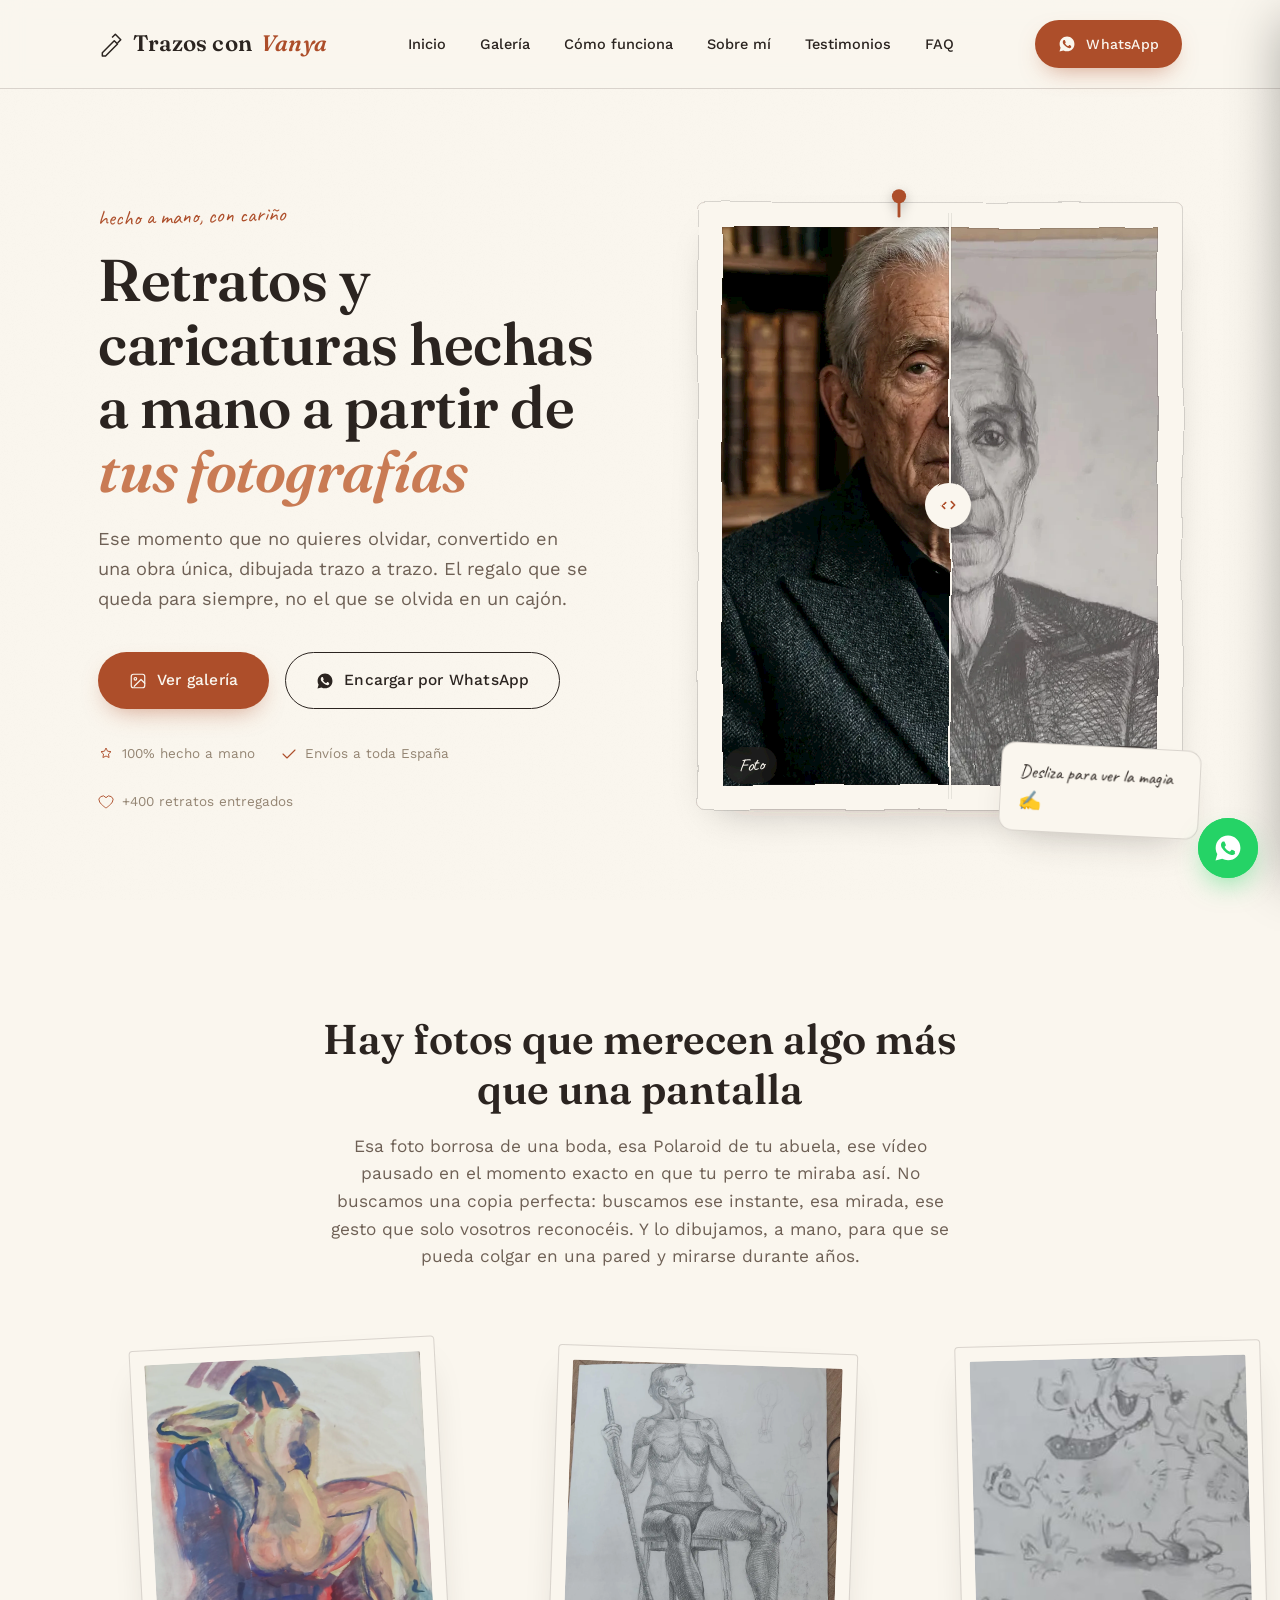
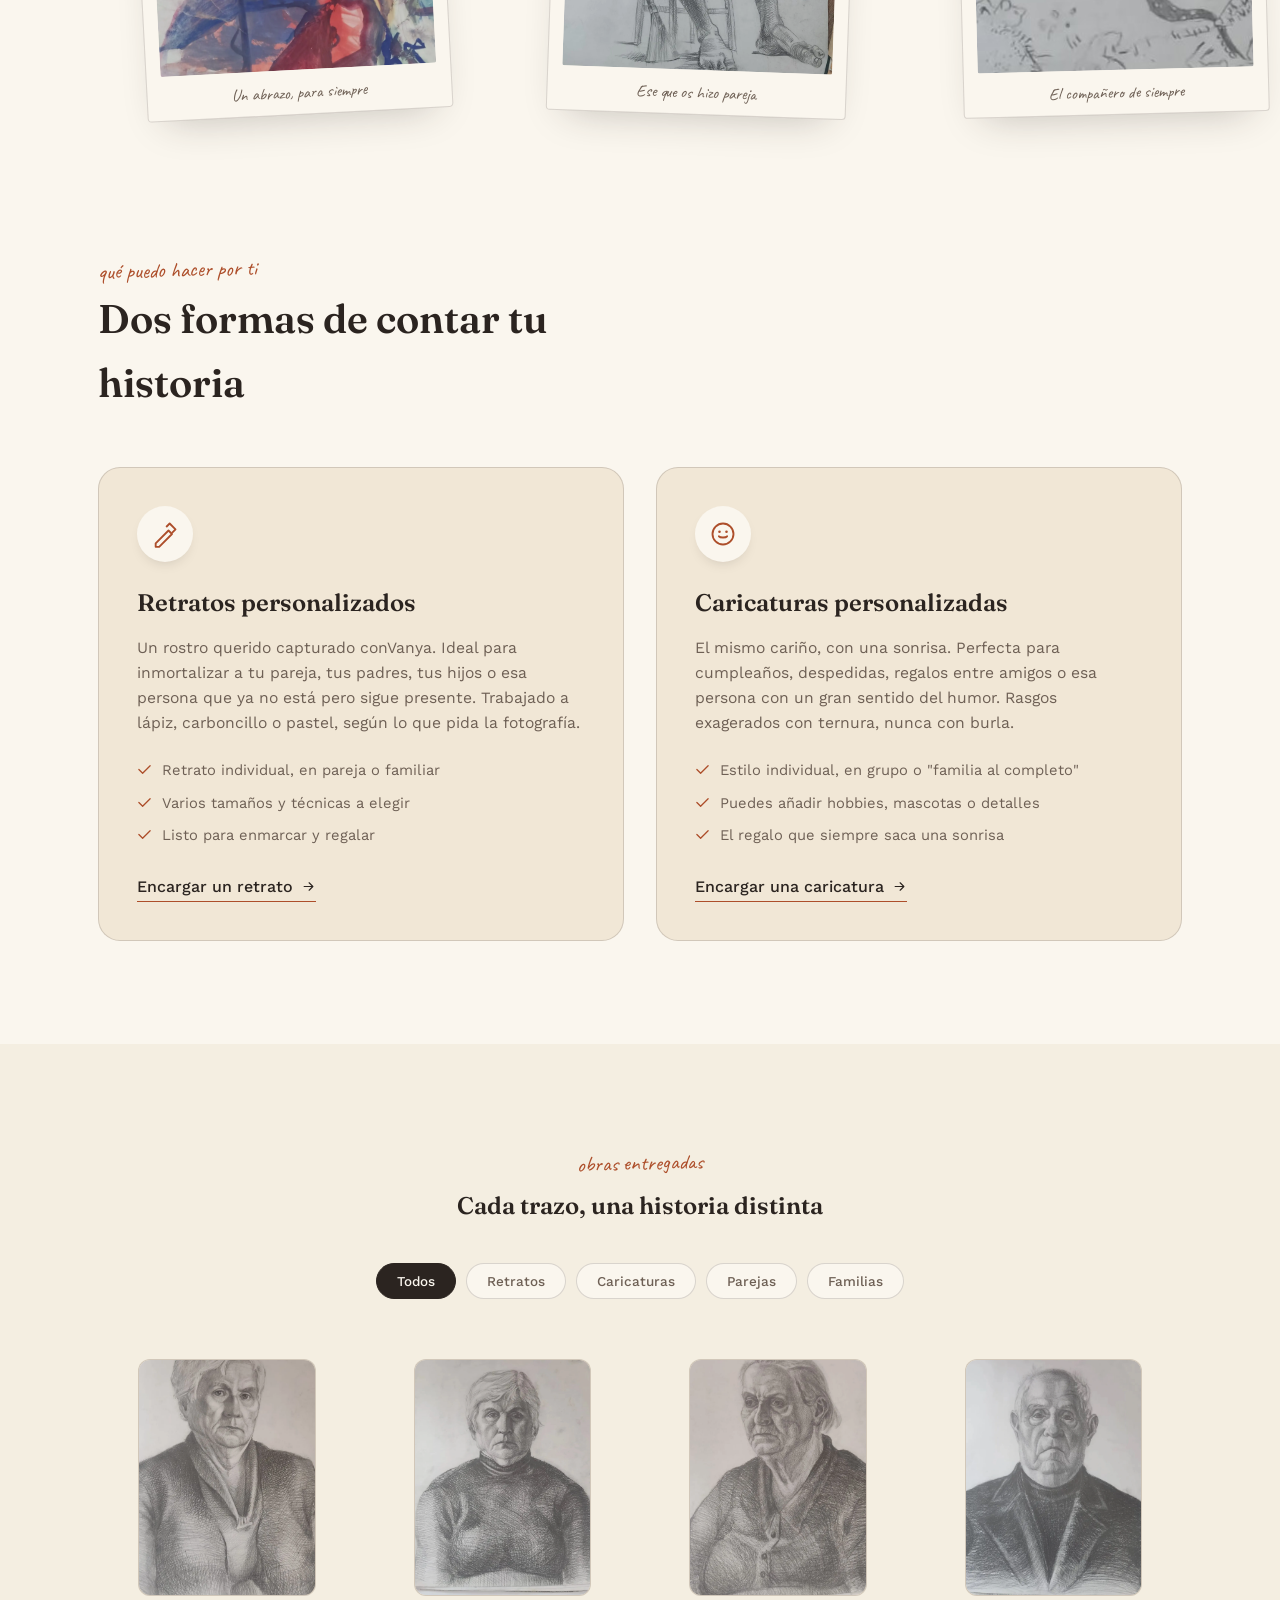
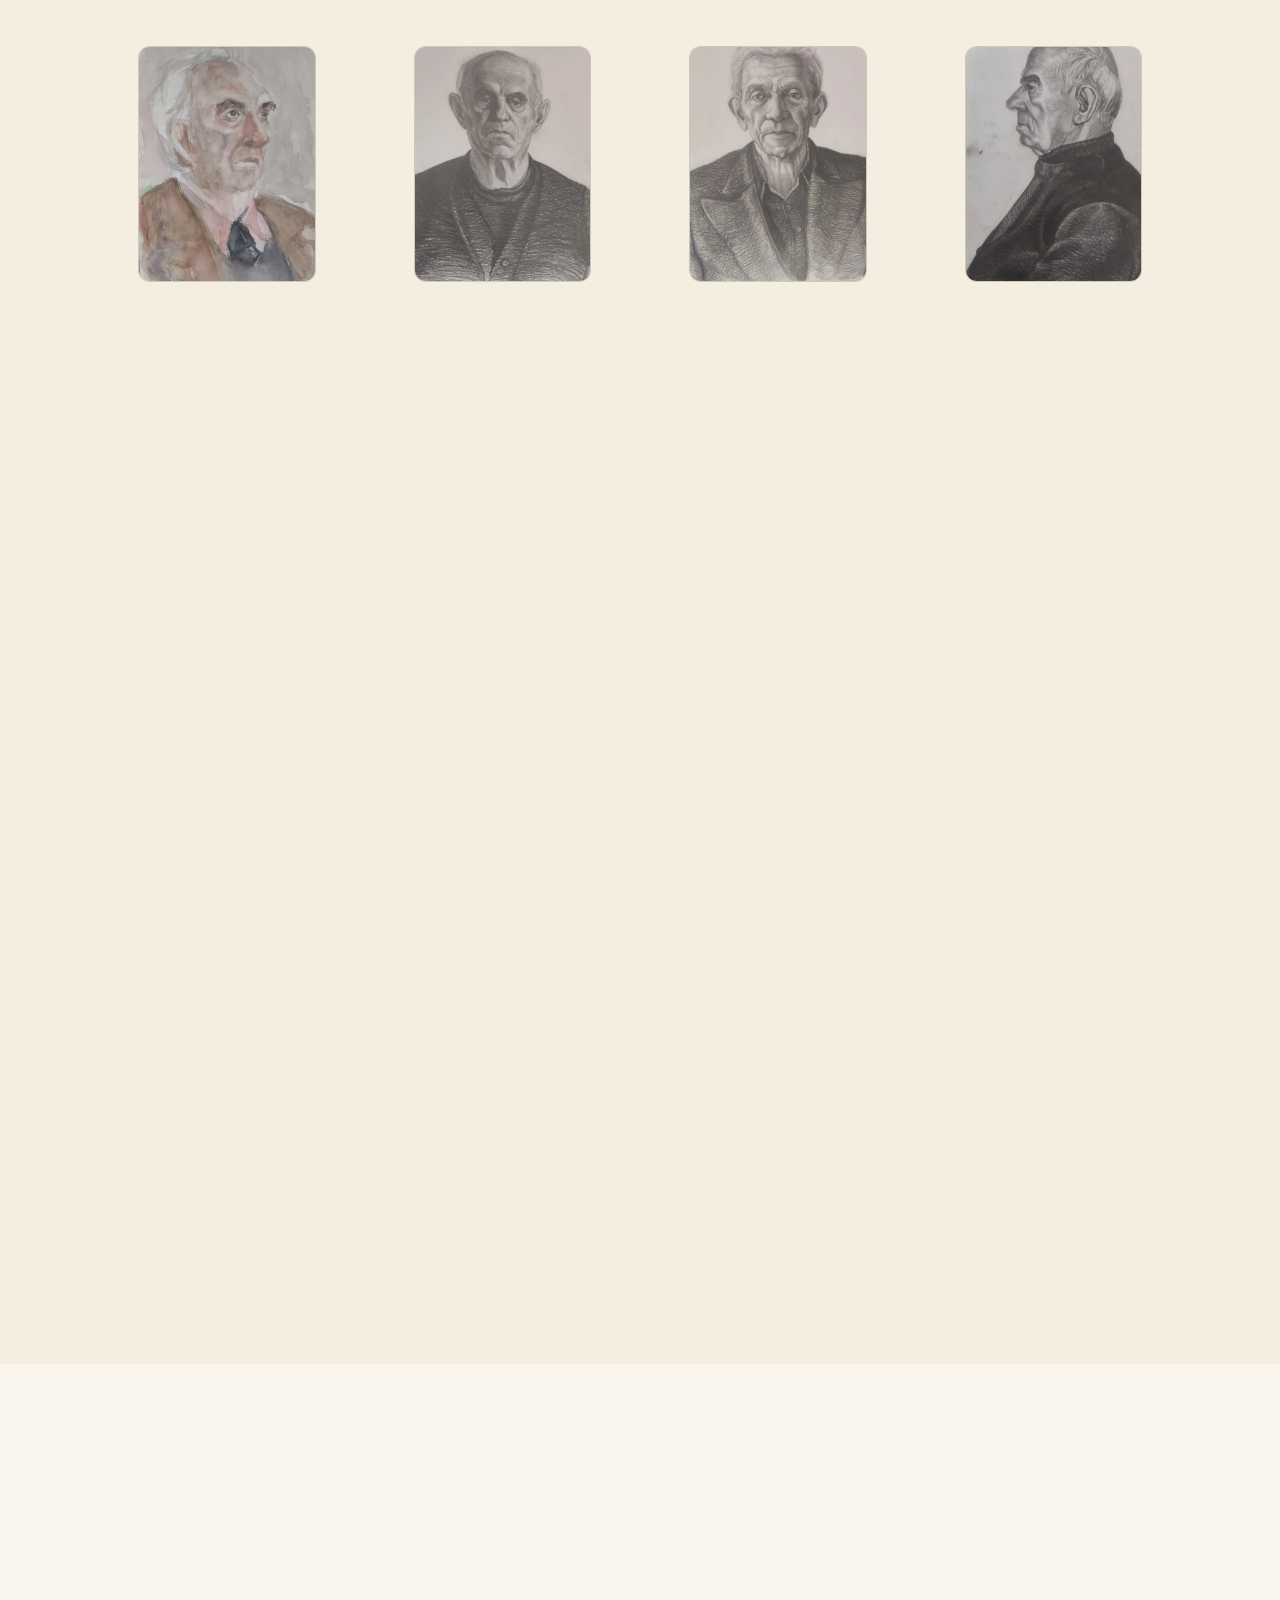
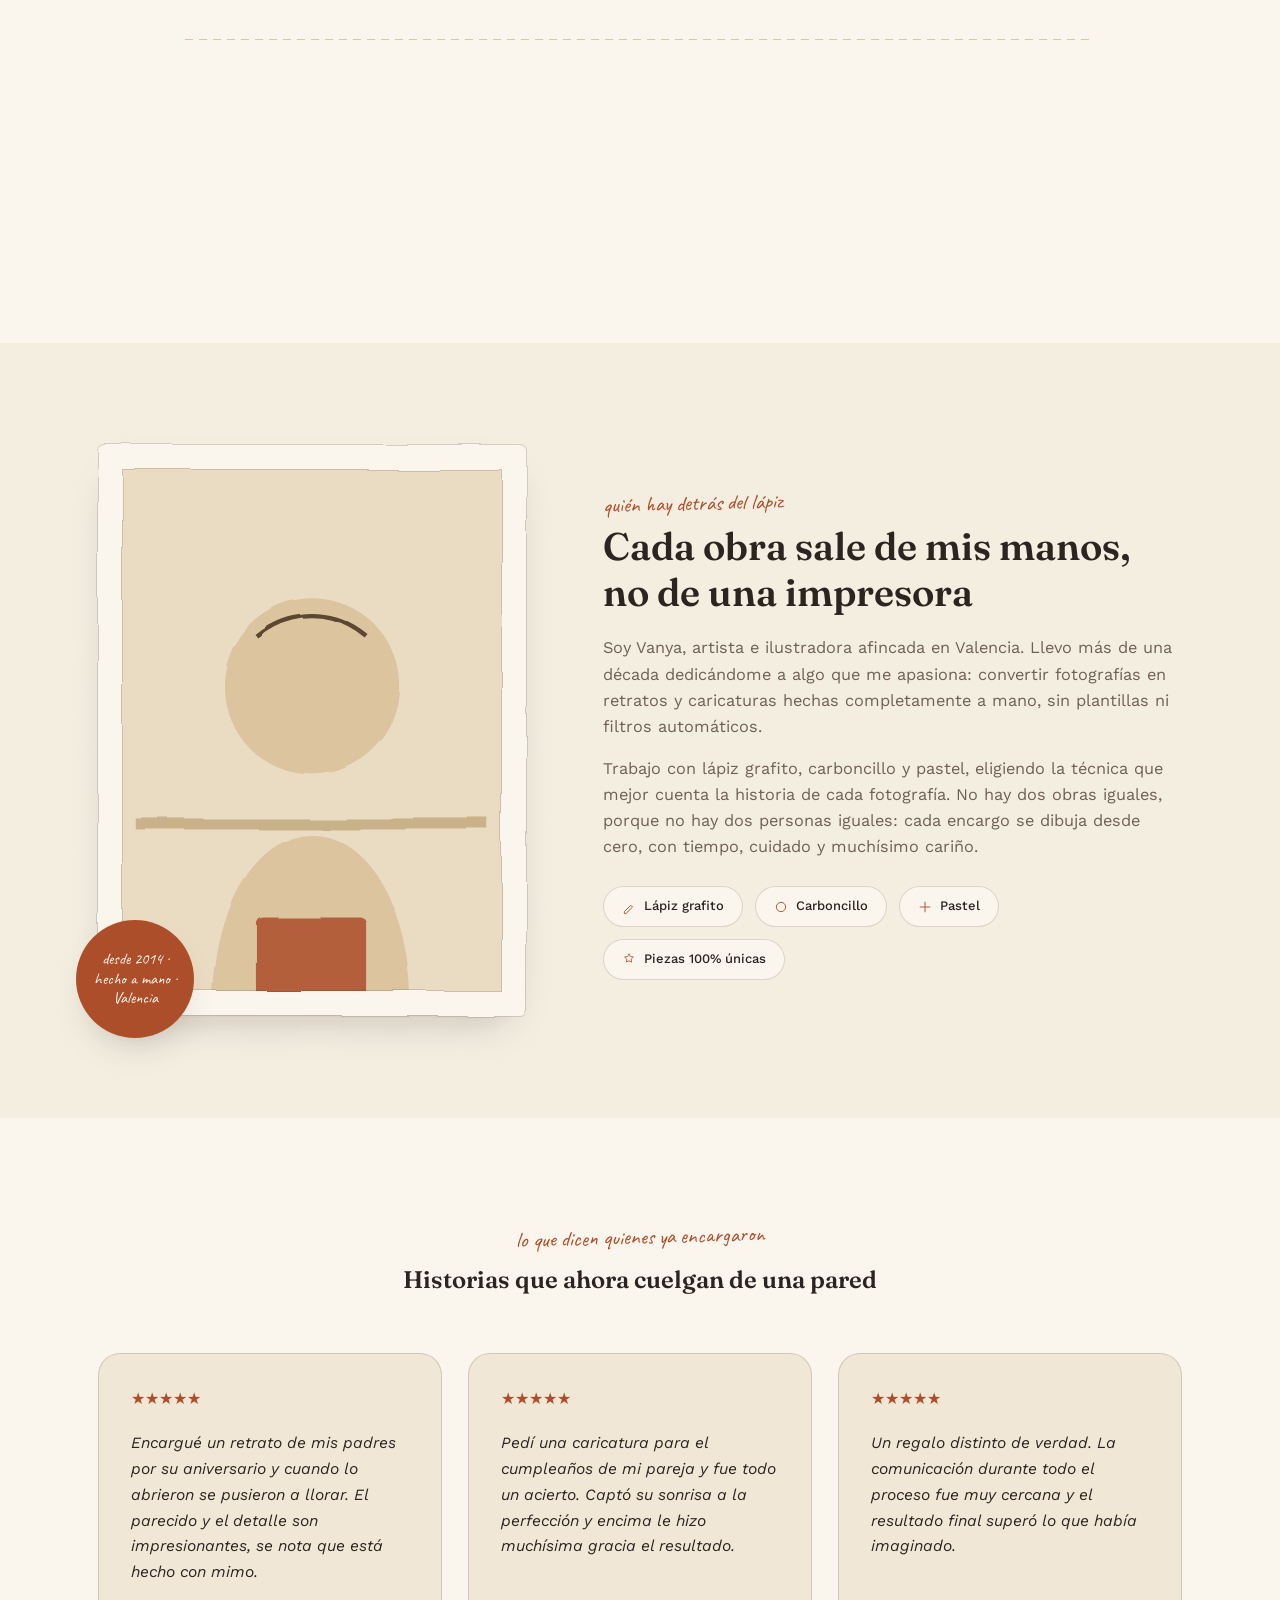
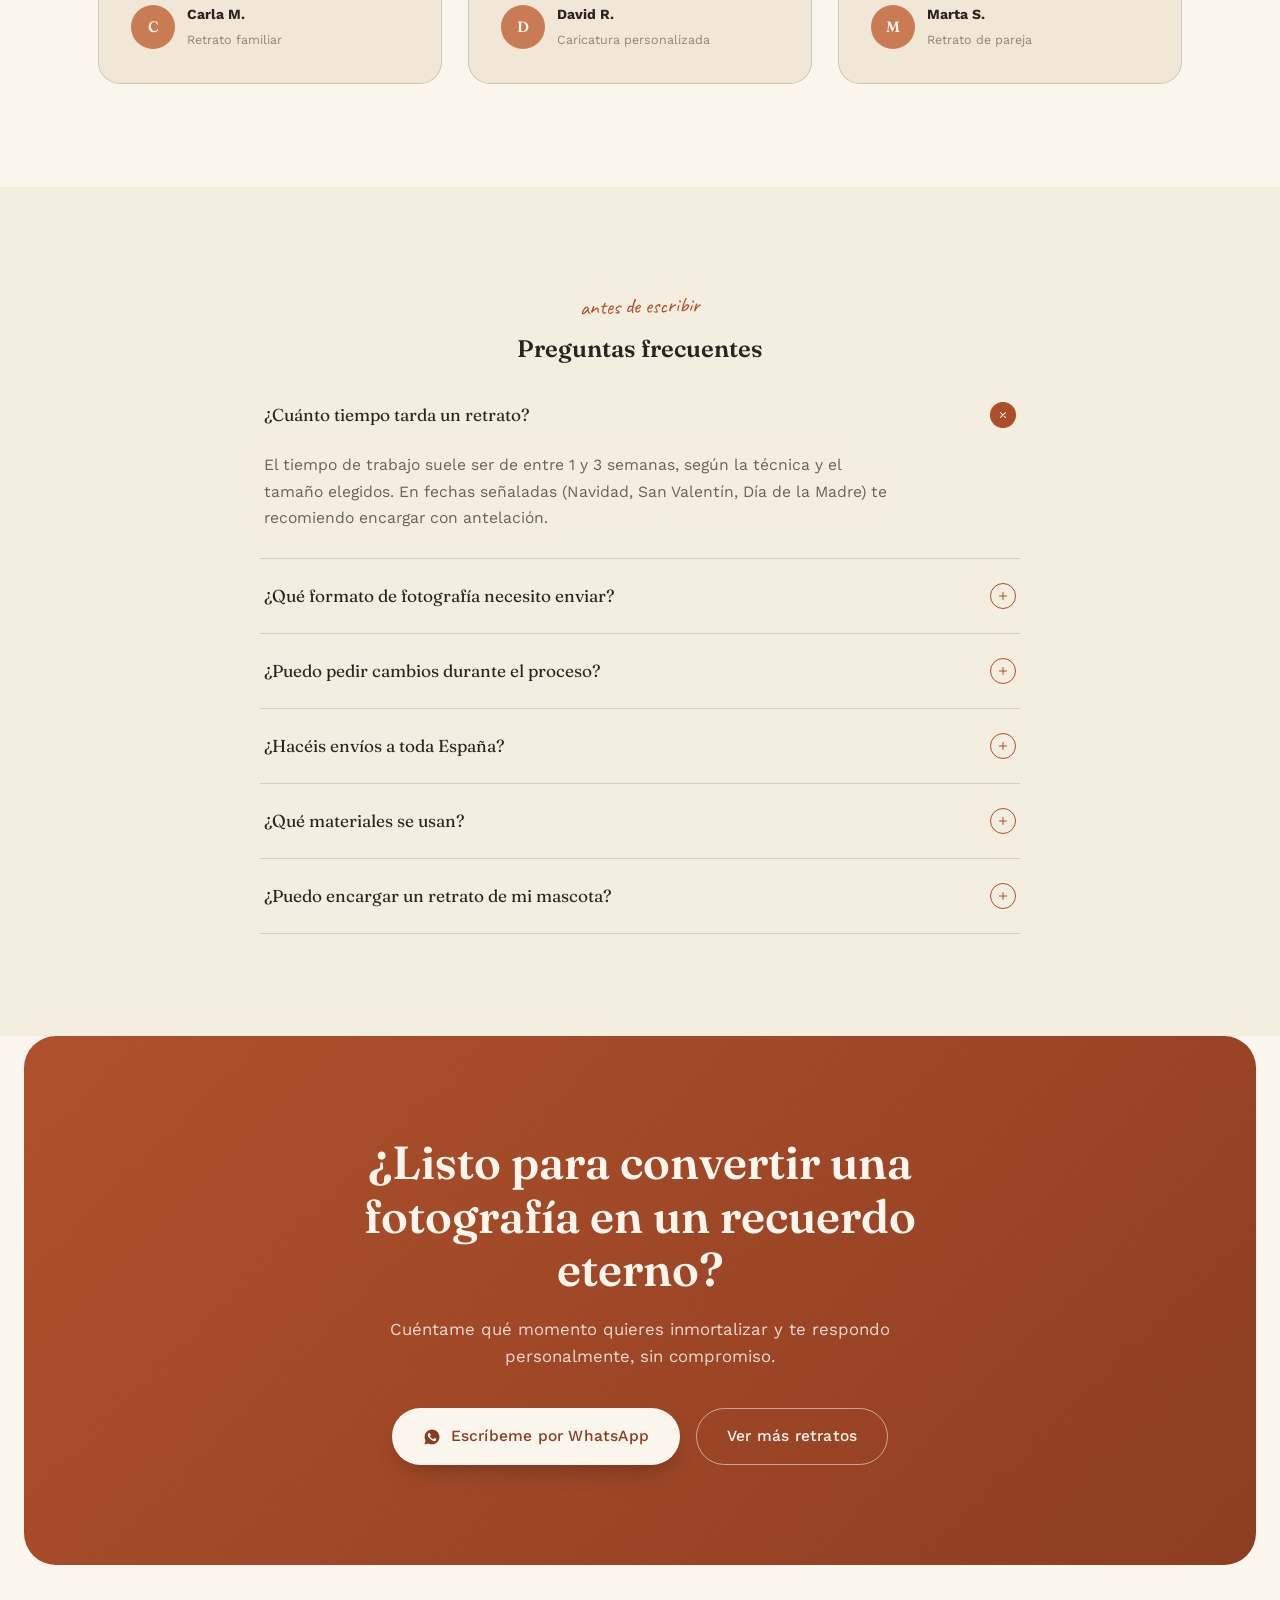
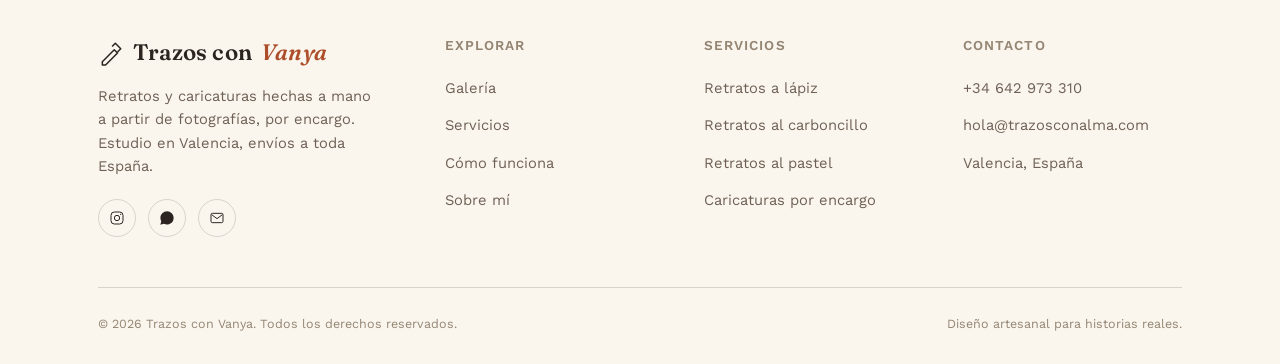
<file: index.html>
<!DOCTYPE html>
<html lang="es">
<head>
<meta charset="UTF-8">
<meta name="viewport" content="width=device-width, initial-scale=1.0">

<!-- ============================================================
     SEO — META PRINCIPAL
     Sustituye "Trazos con Vanya" y "Vanya Angelova" por tu marca real,
     y el número de WhatsApp / dirección por los tuyos.
============================================================ -->
<title>Retratos y Caricaturas Personalizadas Hechas a Mano en Valencia | Trazos con Vanya</title>
<meta name="description" content="Retratos y caricaturas hechas a mano a partir de tus fotografías. Regalos personalizados para tu pareja, tu familia o alguien especial. Encarga tu retrato por WhatsApp — envíos a toda España desde Valencia.">
<meta name="keywords" content="retratos personalizados Valencia, retratos hechos a mano, caricaturas por encargo, retratos a partir de fotografías, regalo personalizado pareja, retrato familiar personalizado">
<link rel="canonical" href="https://www.trazosconalma.com/">

<!-- Open Graph -->
<meta property="og:type" content="website">
<meta property="og:title" content="Retratos y Caricaturas Personalizadas Hechas a Mano | Trazos con Vanya">
<meta property="og:description" content="Convierte una fotografía en un retrato o caricatura dibujados a mano. El regalo perfecto para tu pareja, tus padres o tu familia.">
<meta property="og:image" content="https://www.trazosconalma.com/og-image.jpg">
<meta property="og:url" content="https://www.trazosconalma.com/">
<meta property="og:locale" content="es_ES">
<meta name="twitter:card" content="summary_large_image">
<meta name="twitter:title" content="Retratos y Caricaturas Hechas a Mano | Trazos con Vanya">
<meta name="twitter:description" content="Fotografías convertidas en retratos y caricaturas a mano, por encargo. Valencia y envíos a toda España.">

<!-- Schema.org: LocalBusiness + Person (artista) -->
<script type="application/ld+json">
{
  "@context": "https://schema.org",
  "@graph": [
    {
      "@type": "LocalBusiness",
      "@id": "https://www.trazosconalma.com/#negocio",
      "name": "Trazos con Vanya",
      "image": "https://www.trazosconalma.com/og-image.jpg",
      "description": "Estudio de retratos y caricaturas personalizadas hechas a mano a partir de fotografías, por encargo.",
      "address": {
        "@type": "PostalAddress",
        "addressLocality": "Valencia",
        "addressRegion": "Valencia",
        "addressCountry": "ES"
      },
      "url": "https://www.trazosconalma.com/",
      "priceRange": "€€",
      "areaServed": "ES",
      "sameAs": [
        "https://www.instagram.com/trazosconalma",
        "https://wa.me/34642973310"
      ]
    },
    {
      "@type": "Person",
      "@id": "https://www.trazosconalma.com/#artista",
      "name": "Vanya Angelova",
      "jobTitle": "Artista de retratos por encargo",
      "worksFor": { "@id": "https://www.trazosconalma.com/#negocio" },
      "knowsAbout": ["Retrato a lápiz", "Retrato al carboncillo", "Retrato al pastel", "Caricatura personalizada"]
    }
  ]
}
</script>

<!-- Tipografías -->
<link rel="preconnect" href="https://fonts.googleapis.com">
<link rel="preconnect" href="https://fonts.gstatic.com" crossorigin>
<link href="https://fonts.googleapis.com/css2?family=Fraunces:ital,opsz,wght@0,9..144,400;0,9..144,500;0,9..144,600;1,9..144,500&family=Work+Sans:wght@300;400;500;600&family=Caveat:wght@500;600&display=swap" rel="stylesheet">

<link rel="stylesheet" href="css/styles.css">
</head>
<body>

<a href="#main" class="skip-link">Saltar al contenido</a>

<!-- Filtro SVG global para bordes "dibujados a mano" -->
<svg width="0" height="0" style="position:absolute">
  <filter id="roughPaper">
    <feTurbulence type="fractalNoise" baseFrequency="0.012" numOctaves="2" result="noise" seed="7"></feTurbulence>
    <feDisplacementMap in="SourceGraphic" in2="noise" scale="6"></feDisplacementMap>
  </filter>
</svg>

<!-- =========================================================
     HEADER
========================================================= -->
<header id="siteHeader">
  <div class="nav-wrap">
    <a href="#main" class="logo" aria-label="Trazos con Vanya — inicio">
      <svg viewBox="0 0 24 24" fill="none"><path d="M4 20L15 9L18 12L7 23H4V20Z" stroke="currentColor" stroke-width="1.4" stroke-linejoin="round"/><path d="M13 6L16 3L21 8L18 11" stroke="currentColor" stroke-width="1.4" stroke-linejoin="round"/></svg>
      Trazos con <em>Vanya</em>
    </a>
    <nav class="main-nav" aria-label="Navegación principal">
      <ul>
        <li><a href="#inicio">Inicio</a></li>
        <li><a href="#galeria">Galería</a></li>
        <li><a href="#como-funciona">Cómo funciona</a></li>
        <li><a href="#artista">Sobre mí</a></li>
        <li><a href="#testimonios">Testimonios</a></li>
        <li><a href="#faq">FAQ</a></li>
      </ul>
    </nav>
    <div class="nav-actions">
      <a href="https://wa.me/34642973310?text=Hola%2C%20me%20gustar%C3%ADa%20encargar%20un%20retrato" class="btn btn-primary nav-cta" style="display:none" id="navCta">
        <svg viewBox="0 0 24 24" fill="currentColor"><path d="M12.04 2C6.58 2 2.13 6.45 2.13 11.91c0 1.75.46 3.44 1.32 4.94L2 22l5.32-1.4a9.9 9.9 0 004.72 1.2h.01c5.46 0 9.9-4.45 9.9-9.9C21.96 6.45 17.5 2 12.04 2zm5.8 14.14c-.24.68-1.4 1.3-1.94 1.38-.5.08-1.12.11-1.8-.11-.42-.13-.95-.31-1.64-.6-2.88-1.24-4.76-4.13-4.9-4.32-.14-.19-1.17-1.56-1.17-2.97 0-1.42.74-2.11 1-2.4.26-.28.57-.35.76-.35.19 0 .38 0 .55.01.18.01.41-.07.64.49.24.58.81 2 .88 2.14.07.14.12.31.02.5-.09.19-.14.31-.28.48-.14.16-.29.36-.42.48-.14.14-.28.29-.12.56.16.28.72 1.19 1.55 1.93 1.06.95 1.96 1.24 2.24 1.38.28.14.44.12.6-.07.16-.19.68-.79.86-1.06.18-.28.36-.23.6-.14.24.09 1.55.73 1.81.87.26.14.44.21.5.32.06.12.06.68-.18 1.36z"/></svg>
        WhatsApp
      </a>
      <button class="burger" id="burgerBtn" aria-label="Abrir menú">
        <span></span><span></span><span></span>
      </button>
    </div>
  </div>
</header>

<div class="menu-backdrop" id="menuBackdrop"></div>
<aside class="mobile-menu" id="mobileMenu">
  <button class="close-menu" id="closeMenu" aria-label="Cerrar menú">&times;</button>
  <ul>
    <li><a href="#inicio">Inicio</a></li>
    <li><a href="#galeria">Galería</a></li>
    <li><a href="#como-funciona">Cómo funciona</a></li>
    <li><a href="#artista">Sobre mí</a></li>
    <li><a href="#testimonios">Testimonios</a></li>
    <li><a href="#faq">FAQ</a></li>
    <li><a href="https://wa.me/34642973310" class="btn btn-primary" style="margin-top:10px">WhatsApp</a></li>
  </ul>
</aside>

<main id="main">

<!-- =========================================================
     1. HERO
========================================================= -->
<section class="hero" id="inicio">
  <div class="container hero-grid">
    <div class="hero-copy reveal in">
      <span class="eyebrow">hecho a mano, con cariño</span>
      <h1>Retratos y caricaturas hechas a mano a partir de <i>tus fotografías</i></h1>
      <p class="hero-sub">Ese momento que no quieres olvidar, convertido en una obra única, dibujada trazo a trazo. El regalo que se queda para siempre, no el que se olvida en un cajón.</p>
      <div class="hero-actions">
        <a href="#galeria" class="btn btn-primary">
          <svg viewBox="0 0 24 24" fill="none"><rect x="3" y="3" width="18" height="18" rx="3" stroke="currentColor" stroke-width="1.6"/><circle cx="8.5" cy="9" r="1.7" stroke="currentColor" stroke-width="1.6"/><path d="M21 15l-5-5-9 9" stroke="currentColor" stroke-width="1.6" stroke-linecap="round" stroke-linejoin="round"/></svg>
          Ver galería
        </a>
        <a href="https://wa.me/34642973310?text=Hola%2C%20me%20gustar%C3%ADa%20encargar%20un%20retrato" class="btn btn-outline">
          <svg viewBox="0 0 24 24" fill="currentColor"><path d="M12.04 2C6.58 2 2.13 6.45 2.13 11.91c0 1.75.46 3.44 1.32 4.94L2 22l5.32-1.4a9.9 9.9 0 004.72 1.2h.01c5.46 0 9.9-4.45 9.9-9.9C21.96 6.45 17.5 2 12.04 2zm5.8 14.14c-.24.68-1.4 1.3-1.94 1.38-.5.08-1.12.11-1.8-.11-.42-.13-.95-.31-1.64-.6-2.88-1.24-4.76-4.13-4.9-4.32-.14-.19-1.17-1.56-1.17-2.97 0-1.42.74-2.11 1-2.4.26-.28.57-.35.76-.35.19 0 .38 0 .55.01.18.01.41-.07.64.49.24.58.81 2 .88 2.14.07.14.12.31.02.5-.09.19-.14.31-.28.48-.14.16-.29.36-.42.48-.14.14-.28.29-.12.56.16.28.72 1.19 1.55 1.93 1.06.95 1.96 1.24 2.24 1.38.28.14.44.12.6-.07.16-.19.68-.79.86-1.06.18-.28.36-.23.6-.14.24.09 1.55.73 1.81.87.26.14.44.21.5.32.06.12.06.68-.18 1.36z"/></svg>
          Encargar por WhatsApp
        </a>
      </div>
      <ul class="hero-trust">
        <li><svg viewBox="0 0 24 24" fill="none"><path d="M12 3l2.3 4.8 5.2.7-3.8 3.6.9 5.2L12 15l-4.6 2.3.9-5.2-3.8-3.6 5.2-.7L12 3z" stroke="currentColor" stroke-width="1.4" stroke-linejoin="round"/></svg>100% hecho a mano</li>
        <li><svg viewBox="0 0 24 24" fill="none"><path d="M3 12l6 6L21 6" stroke="currentColor" stroke-width="1.6" stroke-linecap="round" stroke-linejoin="round"/></svg>Envíos a toda España</li>
        <li><svg viewBox="0 0 24 24" fill="none"><path d="M12 21s-7-4.5-9.5-9A5.5 5.5 0 0112 5.5 5.5 5.5 0 0121.5 12c-2.5 4.5-9.5 9-9.5 9z" stroke="currentColor" stroke-width="1.4"/></svg>+400 retratos entregados</li>
      </ul>
    </div>

    <div class="hero-art reveal reveal-delay-2 in">
      <svg class="hero-pin" viewBox="0 0 24 24" fill="none"><circle cx="12" cy="8" r="5" fill="currentColor"/><path d="M12 13v9" stroke="currentColor" stroke-width="2" stroke-linecap="round"/></svg>
      <div class="frame sketch-edge">
        <div class="ba-slider" id="baSlider">
          <div class="ba-photo art-box" aria-hidden="true">
            <!-- Placeholder "fotografía original" — sustituir por la foto real del cliente -->
            <img src="imagenes/foto-señor.webp" alt="Fotografia fuente del retrato" loading="lazy">
          </div>
          <div class="ba-sketch art-box" aria-hidden="true">
            <!-- Placeholder "retrato a lápiz resultante" — sustituir por la obra real -->
            <img src="imagenes/retrato-hombre-lapiz2.webp" alt="Retrato a lápiz de una pareja hecho a mano" loading="lazy">
          </div>
          <div class="ba-handle"><span class="ba-grip"><svg viewBox="0 0 24 24" fill="none"><path d="M8 8l-4 4 4 4M16 8l4 4-4 4" stroke="currentColor" stroke-width="2" stroke-linecap="round" stroke-linejoin="round"/></svg></span></div>
          <span class="ba-label left">Foto</span>
          <span class="ba-label right">Retrato</span>
          <input type="range" class="ba-range" id="baRange" min="0" max="100" value="52" aria-label="Deslizar para comparar la fotografía original con el retrato a mano">
        </div>
      </div>
      <div class="hero-note">Desliza para ver la magia ✍️</div>
    </div>
  </div>
</section>

<!-- =========================================================
     2. SECCIÓN EMOCIONAL
========================================================= -->
<section class="emotion">
  <div class="container">
    <div class="emotion-head reveal in">
      <h2>Hay fotos que merecen algo más que una pantalla</h2>
      <p>Esa foto borrosa de una boda, esa Polaroid de tu abuela, ese vídeo pausado en el momento exacto en que tu perro te miraba así. No buscamos una copia perfecta: buscamos ese instante, esa mirada, ese gesto que solo vosotros reconocéis. Y lo dibujamos, a mano, para que se pueda colgar en una pared y mirarse durante años.</p>
    </div>
    <div class="polaroids">
      <figure class="polaroid reveal reveal-delay-1 in">
        <div class="art-box">
          <img src="imagenes/dibujo-señora-acuarela.webp" alt="Retrato a lápiz de una pareja hecho a mano" loading="lazy">
        </div>
        <figcaption>Un abrazo, para siempre</figcaption>
      </figure>
      <figure class="polaroid reveal reveal-delay-2 in">
        <div class="art-box">
          <img src="imagenes/dibujo-lapiz-sentado.webp" alt="Retrato a lápiz de una pareja hecho a mano" loading="lazy">
        </div>
        <figcaption>Ese que os hizo pareja</figcaption>
      </figure>
      <figure class="polaroid reveal reveal-delay-3 in">
        <div class="art-box">
          <img src="imagenes/caricatura-serie-animada-hormiguero.jpeg" alt="Retrato a lápiz de una pareja hecho a mano" loading="lazy">
        </div>
        <figcaption>El compañero de siempre</figcaption>
      </figure>
    </div>
  </div>
</section>

<!-- =========================================================
     3. SERVICIOS
========================================================= -->
<section class="services" id="servicios">
  <div class="container">
    <div class="section-head reveal in">
      <span class="eyebrow">qué puedo hacer por ti</span>
      <h2>Dos formas de contar tu historia</h2>
    </div>
    <div class="services-grid">
      <article class="service-card reveal reveal-delay-1 in">
        <div class="service-icon"><svg viewBox="0 0 24 24" fill="none"><path d="M4 20l11-11 3 3-11 11H4v-3z" stroke="currentColor" stroke-width="1.6" stroke-linejoin="round"/><path d="M13 6l3-3 5 5-3 3" stroke="currentColor" stroke-width="1.6" stroke-linejoin="round"/></svg></div>
        <h3>Retratos personalizados</h3>
        <p>Un rostro querido capturado conVanya. Ideal para inmortalizar a tu pareja, tus padres, tus hijos o esa persona que ya no está pero sigue presente. Trabajado a lápiz, carboncillo o pastel, según lo que pida la fotografía.</p>
        <ul>
          <li><svg viewBox="0 0 24 24" fill="none"><path d="M3 12l6 6L21 6" stroke="currentColor" stroke-width="2" stroke-linecap="round" stroke-linejoin="round"/></svg>Retrato individual, en pareja o familiar</li>
          <li><svg viewBox="0 0 24 24" fill="none"><path d="M3 12l6 6L21 6" stroke="currentColor" stroke-width="2" stroke-linecap="round" stroke-linejoin="round"/></svg>Varios tamaños y técnicas a elegir</li>
          <li><svg viewBox="0 0 24 24" fill="none"><path d="M3 12l6 6L21 6" stroke="currentColor" stroke-width="2" stroke-linecap="round" stroke-linejoin="round"/></svg>Listo para enmarcar y regalar</li>
        </ul>
        <a href="https://wa.me/34642973310?text=Hola%2C%20quiero%20pedir%20un%20retrato%20personalizado" class="service-link">Encargar un retrato
          <svg viewBox="0 0 24 24" fill="none"><path d="M5 12h14M13 6l6 6-6 6" stroke="currentColor" stroke-width="1.8" stroke-linecap="round" stroke-linejoin="round"/></svg>
        </a>
      </article>

      <article class="service-card reveal reveal-delay-2 in">
        <div class="service-icon"><svg viewBox="0 0 24 24" fill="none"><circle cx="12" cy="12" r="9" stroke="currentColor" stroke-width="1.6"/><path d="M8.5 14c1 1.3 6 1.3 7 0" stroke="currentColor" stroke-width="1.6" stroke-linecap="round"/><circle cx="9" cy="10" r="1.1" fill="currentColor"/><circle cx="15" cy="10" r="1.1" fill="currentColor"/></svg></div>
        <h3>Caricaturas personalizadas</h3>
        <p>El mismo cariño, con una sonrisa. Perfecta para cumpleaños, despedidas, regalos entre amigos o esa persona con un gran sentido del humor. Rasgos exagerados con ternura, nunca con burla.</p>
        <ul>
          <li><svg viewBox="0 0 24 24" fill="none"><path d="M3 12l6 6L21 6" stroke="currentColor" stroke-width="2" stroke-linecap="round" stroke-linejoin="round"/></svg>Estilo individual, en grupo o "familia al completo"</li>
          <li><svg viewBox="0 0 24 24" fill="none"><path d="M3 12l6 6L21 6" stroke="currentColor" stroke-width="2" stroke-linecap="round" stroke-linejoin="round"/></svg>Puedes añadir hobbies, mascotas o detalles</li>
          <li><svg viewBox="0 0 24 24" fill="none"><path d="M3 12l6 6L21 6" stroke="currentColor" stroke-width="2" stroke-linecap="round" stroke-linejoin="round"/></svg>El regalo que siempre saca una sonrisa</li>
        </ul>
        <a href="https://wa.me/34642973310?text=Hola%2C%20quiero%20pedir%20una%20caricatura%20personalizada" class="service-link">Encargar una caricatura
          <svg viewBox="0 0 24 24" fill="none"><path d="M5 12h14M13 6l6 6-6 6" stroke="currentColor" stroke-width="1.8" stroke-linecap="round" stroke-linejoin="round"/></svg>
        </a>
      </article>
    </div>
  </div>
</section>

<!-- =========================================================
     4. GALERÍA
========================================================= -->
<section class="gallery" id="galeria">
  <div class="container">
    <div class="gallery-head reveal in">
      <span class="eyebrow">obras entregadas</span>
      <h2>Cada trazo, una historia distinta</h2>
    </div>
    <div class="filters reveal in" role="tablist" aria-label="Filtrar galería por categoría">
      <button class="filter-btn active" data-filter="todos">Todos</button>
      <button class="filter-btn" data-filter="retratos">Retratos</button>
      <button class="filter-btn" data-filter="caricaturas">Caricaturas</button>
      <button class="filter-btn" data-filter="parejas">Parejas</button>
      <button class="filter-btn" data-filter="familias">Familias</button>
    </div>

    <div class="gallery-grid" id="galleryGrid"><!-- generado por JS: ~20 obras --></div>

    <div class="gallery-more reveal in">
      <a href="https://wa.me/34642973310?text=Hola%2C%20quiero%20ver%20m%C3%A1s%20ejemplos%20de%20retratos" class="btn btn-outline">Quiero ver más ejemplos por WhatsApp</a>
    </div>
  </div>
</section>

<!-- Lightbox -->
<div class="lightbox" id="lightbox" role="dialog" aria-modal="true" aria-label="Vista ampliada de la obra">
  <button class="lightbox-close" id="lightboxClose" aria-label="Cerrar"><svg viewBox="0 0 24 24" fill="none"><path d="M6 6l12 12M18 6L6 18" stroke="currentColor" stroke-width="2" stroke-linecap="round"/></svg></button>
  <button class="lightbox-nav lightbox-prev" id="lightboxPrev" aria-label="Anterior"><svg viewBox="0 0 24 24" fill="none"><path d="M15 6l-6 6 6 6" stroke="currentColor" stroke-width="2" stroke-linecap="round" stroke-linejoin="round"/></svg></button>
  <div class="lightbox-inner">
    <div class="lightbox-frame" id="lightboxFrame"></div>
    <p class="lightbox-caption" id="lightboxCaption"></p>
  </div>
  <button class="lightbox-nav lightbox-next" id="lightboxNext" aria-label="Siguiente"><svg viewBox="0 0 24 24" fill="none"><path d="M9 6l6 6-6 6" stroke="currentColor" stroke-width="2" stroke-linecap="round" stroke-linejoin="round"/></svg></button>
</div>

<!-- =========================================================
     5. CÓMO FUNCIONA
========================================================= -->
<section class="process" id="como-funciona">
  <div class="container">
    <div class="process-head reveal in">
      <span class="eyebrow">del clic al cuadro</span>
      <h2>Cómo funciona el encargo</h2>
    </div>
    <div class="steps">
      <div class="step reveal reveal-delay-1 in">
        <div class="step-num"><small>1</small><svg viewBox="0 0 24 24" fill="none"><rect x="3" y="6" width="18" height="14" rx="2" stroke="currentColor" stroke-width="1.5"/><circle cx="12" cy="13" r="3.5" stroke="currentColor" stroke-width="1.5"/><path d="M8 6l1.5-2.5h5L16 6" stroke="currentColor" stroke-width="1.5"/></svg></div>
        <h3>Envías una fotografía</h3>
        <p>Nos la mandas por WhatsApp, la que más te guste, sin necesidad de que sea profesional.</p>
      </div>
      <div class="step reveal reveal-delay-2 in">
        <div class="step-num"><small>2</small><svg viewBox="0 0 24 24" fill="none"><path d="M4 4h13l3 3v13H4V4z" stroke="currentColor" stroke-width="1.5" stroke-linejoin="round"/><path d="M8 9h8M8 13h8M8 17h5" stroke="currentColor" stroke-width="1.5" stroke-linecap="round"/></svg></div>
        <h3>Comentamos la idea</h3>
        <p>Hablamos del estilo, el tamaño y los detalles que quieres que tenga tu obra.</p>
      </div>
      <div class="step reveal reveal-delay-3 in">
        <div class="step-num"><small>3</small><svg viewBox="0 0 24 24" fill="none"><path d="M4 20l11-11 3 3-11 11H4v-3z" stroke="currentColor" stroke-width="1.5" stroke-linejoin="round"/><path d="M13 6l3-3 5 5-3 3" stroke="currentColor" stroke-width="1.5" stroke-linejoin="round"/></svg></div>
        <h3>Dibujo a mano</h3>
        <p>Empiezo a trabajar tu retrato con lápiz, carboncillo o pastel, con calma y sin prisas.</p>
      </div>
      <div class="step reveal reveal-delay-4 in">
        <div class="step-num"><small>4</small><svg viewBox="0 0 24 24" fill="none"><path d="M3 12l6 6L21 6" stroke="currentColor" stroke-width="1.6" stroke-linecap="round" stroke-linejoin="round"/></svg></div>
        <h3>Revisión</h3>
        <p>Te muestro el avance antes de darlo por terminado, para que quede exactamente como lo imaginaste.</p>
      </div>
      <div class="step reveal reveal-delay-4 in">
        <div class="step-num"><small>5</small><svg viewBox="0 0 24 24" fill="none"><rect x="3" y="8" width="18" height="12" rx="2" stroke="currentColor" stroke-width="1.5"/><path d="M3 8l9-5 9 5" stroke="currentColor" stroke-width="1.5" stroke-linejoin="round"/></svg></div>
        <h3>Envío a domicilio</h3>
        <p>Empaquetado con mucho cuidado y enviado a tu casa, listo para regalar o enmarcar.</p>
      </div>
    </div>
  </div>
</section>

<!-- =========================================================
     6. SOBRE EL ARTISTA
========================================================= -->
<section class="about" id="artista">
  <div class="container about-grid">
    <div class="about-photo reveal in">
      <div class="frame sketch-edge">
        <div class="art-box">
          <!-- Placeholder fotografía del artista en su estudio — sustituir por foto real -->
          <svg viewBox="0 0 400 500" preserveAspectRatio="xMidYMid slice">
            <rect width="400" height="500" fill="#EADCC2"/>
            <rect x="40" y="330" width="320" height="10" fill="#c9b189"/>
            <circle cx="200" cy="210" r="80" fill="#DCC49E"/>
            <path d="M110 500c0-90 40-155 90-155s90 65 90 155" fill="#DCC49E"/>
            <path d="M150 165c30-25 70-25 100 0" stroke="#5c4632" stroke-width="4" fill="none"/>
            <rect x="150" y="420" width="100" height="80" rx="6" fill="#AD4E2A" opacity=".85"/>
          </svg>
        </div>
      </div>
      <div class="about-badge"><span>desde 2014 · hecho a mano · Valencia</span></div>
    </div>
    <div class="about-copy reveal reveal-delay-2 in">
      <span class="eyebrow">quién hay detrás del lápiz</span>
      <h2>Cada obra sale de mis manos, no de una impresora</h2>
      <p>Soy Vanya, artista e ilustradora afincada en Valencia. Llevo más de una década dedicándome a algo que me apasiona: convertir fotografías en retratos y caricaturas hechas completamente a mano, sin plantillas ni filtros automáticos.</p>
      <p>Trabajo con lápiz grafito, carboncillo y pastel, eligiendo la técnica que mejor cuenta la historia de cada fotografía. No hay dos obras iguales, porque no hay dos personas iguales: cada encargo se dibuja desde cero, con tiempo, cuidado y muchísimo cariño.</p>
      <div class="materials">
        <span class="material-tag"><svg viewBox="0 0 24 24" fill="none"><path d="M4 20l11-11 3 3-11 11H4v-3z" stroke="currentColor" stroke-width="1.6"/></svg>Lápiz grafito</span>
        <span class="material-tag"><svg viewBox="0 0 24 24" fill="none"><circle cx="12" cy="12" r="8" stroke="currentColor" stroke-width="1.6"/></svg>Carboncillo</span>
        <span class="material-tag"><svg viewBox="0 0 24 24" fill="none"><path d="M12 3v18M3 12h18" stroke="currentColor" stroke-width="1.6"/></svg>Pastel</span>
        <span class="material-tag"><svg viewBox="0 0 24 24" fill="none"><path d="M12 3l2.3 4.8 5.2.7-3.8 3.6.9 5.2L12 15l-4.6 2.3.9-5.2-3.8-3.6 5.2-.7L12 3z" stroke="currentColor" stroke-width="1.4"/></svg>Piezas 100% únicas</span>
      </div>
    </div>
  </div>
</section>

<!-- =========================================================
     7. TESTIMONIOS
========================================================= -->
<section class="testimonials" id="testimonios">
  <div class="container">
    <div class="testi-head reveal in">
      <span class="eyebrow">lo que dicen quienes ya encargaron</span>
      <h2>Historias que ahora cuelgan de una pared</h2>
    </div>
    <div class="testi-grid">
      <article class="testi-card reveal reveal-delay-1 in">
        <div class="stars">★★★★★</div>
        <p>Encargué un retrato de mis padres por su aniversario y cuando lo abrieron se pusieron a llorar. El parecido y el detalle son impresionantes, se nota que está hecho con mimo.</p>
        <div class="testi-person">
          <div class="testi-avatar">C</div>
          <div><strong>Carla M.</strong><span>Retrato familiar</span></div>
        </div>
      </article>
      <article class="testi-card reveal reveal-delay-2 in">
        <div class="stars">★★★★★</div>
        <p>Pedí una caricatura para el cumpleaños de mi pareja y fue todo un acierto. Captó su sonrisa a la perfección y encima le hizo muchísima gracia el resultado.</p>
        <div class="testi-person">
          <div class="testi-avatar">D</div>
          <div><strong>David R.</strong><span>Caricatura personalizada</span></div>
        </div>
      </article>
      <article class="testi-card reveal reveal-delay-3 in">
        <div class="stars">★★★★★</div>
        <p>Un regalo distinto de verdad. La comunicación durante todo el proceso fue muy cercana y el resultado final superó lo que había imaginado.</p>
        <div class="testi-person">
          <div class="testi-avatar">M</div>
          <div><strong>Marta S.</strong><span>Retrato de pareja</span></div>
        </div>
      </article>
    </div>
  </div>
</section>

<!-- =========================================================
     8. FAQ
========================================================= -->
<section class="faq" id="faq">
  <div class="container">
    <div class="gallery-head reveal in" style="margin-bottom:10px">
      <span class="eyebrow">antes de escribir</span>
      <h2>Preguntas frecuentes</h2>
    </div>
    <div class="faq-wrap">
      <div class="faq-item open">
        <button class="faq-q"><span>¿Cuánto tiempo tarda un retrato?</span><span class="plus"><svg viewBox="0 0 24 24" fill="none"><path d="M12 5v14M5 12h14" stroke="currentColor" stroke-width="2" stroke-linecap="round"/></svg></span></button>
        <div class="faq-a"><div class="faq-a-inner">El tiempo de trabajo suele ser de entre 1 y 3 semanas, según la técnica y el tamaño elegidos. En fechas señaladas (Navidad, San Valentín, Día de la Madre) te recomiendo encargar con antelación.</div></div>
      </div>
      <div class="faq-item">
        <button class="faq-q"><span>¿Qué formato de fotografía necesito enviar?</span><span class="plus"><svg viewBox="0 0 24 24" fill="none"><path d="M12 5v14M5 12h14" stroke="currentColor" stroke-width="2" stroke-linecap="round"/></svg></span></button>
        <div class="faq-a"><div class="faq-a-inner">Con una foto tomada desde el móvil suele ser suficiente, siempre que se vea el rostro con claridad y buena luz. Si tienes varias opciones, te ayudo a elegir la mejor por WhatsApp.</div></div>
      </div>
      <div class="faq-item">
        <button class="faq-q"><span>¿Puedo pedir cambios durante el proceso?</span><span class="plus"><svg viewBox="0 0 24 24" fill="none"><path d="M12 5v14M5 12h14" stroke="currentColor" stroke-width="2" stroke-linecap="round"/></svg></span></button>
        <div class="faq-a"><div class="faq-a-inner">Sí. Antes de dar la obra por terminada te enseño una foto del avance para que puedas pedir ajustes y quede exactamente como lo imaginaste.</div></div>
      </div>
      <div class="faq-item">
        <button class="faq-q"><span>¿Hacéis envíos a toda España?</span><span class="plus"><svg viewBox="0 0 24 24" fill="none"><path d="M12 5v14M5 12h14" stroke="currentColor" stroke-width="2" stroke-linecap="round"/></svg></span></button>
        <div class="faq-a"><div class="faq-a-inner">Sí, trabajo desde Valencia y envío a cualquier punto de España, protegiendo cada obra para que llegue en perfecto estado. También puedes recogerlo en persona si estás en Valencia.</div></div>
      </div>
      <div class="faq-item">
        <button class="faq-q"><span>¿Qué materiales se usan?</span><span class="plus"><svg viewBox="0 0 24 24" fill="none"><path d="M12 5v14M5 12h14" stroke="currentColor" stroke-width="2" stroke-linecap="round"/></svg></span></button>
        <div class="faq-a"><div class="faq-a-inner">Según el efecto que busques, trabajo con lápiz grafito, carboncillo o pastel sobre papel de calidad para bellas artes, pensado para conservarse durante muchos años.</div></div>
      </div>
      <div class="faq-item">
        <button class="faq-q"><span>¿Puedo encargar un retrato de mi mascota?</span><span class="plus"><svg viewBox="0 0 24 24" fill="none"><path d="M12 5v14M5 12h14" stroke="currentColor" stroke-width="2" stroke-linecap="round"/></svg></span></button>
        <div class="faq-a"><div class="faq-a-inner">Por supuesto. Muchos encargos son retratos de mascotas, solos o junto a sus familias. Cuéntamelo por WhatsApp y lo vemos juntos.</div></div>
      </div>
    </div>
  </div>
</section>

<!-- =========================================================
     9. CTA FINAL
========================================================= -->
<section class="section-wrap-gap">
  <div class="cta-final reveal in">
    <h2>¿Listo para convertir una fotografía en un recuerdo eterno?</h2>
    <p>Cuéntame qué momento quieres inmortalizar y te respondo personalmente, sin compromiso.</p>
    <div class="hero-actions">
      <a href="https://wa.me/34642973310?text=Hola%2C%20me%20gustar%C3%ADa%20encargar%20un%20retrato" class="btn btn-primary" style="background:var(--paper); color:var(--terracotta-dark); box-shadow:0 10px 24px -10px rgba(0,0,0,.35)">
        <svg viewBox="0 0 24 24" fill="currentColor"><path d="M12.04 2C6.58 2 2.13 6.45 2.13 11.91c0 1.75.46 3.44 1.32 4.94L2 22l5.32-1.4a9.9 9.9 0 004.72 1.2h.01c5.46 0 9.9-4.45 9.9-9.9C21.96 6.45 17.5 2 12.04 2zm5.8 14.14c-.24.68-1.4 1.3-1.94 1.38-.5.08-1.12.11-1.8-.11-.42-.13-.95-.31-1.64-.6-2.88-1.24-4.76-4.13-4.9-4.32-.14-.19-1.17-1.56-1.17-2.97 0-1.42.74-2.11 1-2.4.26-.28.57-.35.76-.35.19 0 .38 0 .55.01.18.01.41-.07.64.49.24.58.81 2 .88 2.14.07.14.12.31.02.5-.09.19-.14.31-.28.48-.14.16-.29.36-.42.48-.14.14-.28.29-.12.56.16.28.72 1.19 1.55 1.93 1.06.95 1.96 1.24 2.24 1.38.28.14.44.12.6-.07.16-.19.68-.79.86-1.06.18-.28.36-.23.6-.14.24.09 1.55.73 1.81.87.26.14.44.21.5.32.06.12.06.68-.18 1.36z"/></svg>
        Escríbeme por WhatsApp
      </a>
      <a href="#galeria" class="btn btn-outline on-dark">Ver más retratos</a>
    </div>
  </div>
</section>

</main>

<!-- =========================================================
     FOOTER
========================================================= -->
<footer>
  <div class="container">
    <div class="footer-grid">
      <div class="footer-brand">
        <a href="#main" class="logo">
          <svg viewBox="0 0 24 24" fill="none"><path d="M4 20L15 9L18 12L7 23H4V20Z" stroke="currentColor" stroke-width="1.4" stroke-linejoin="round"/><path d="M13 6L16 3L21 8L18 11" stroke="currentColor" stroke-width="1.4" stroke-linejoin="round"/></svg>
          Trazos con <em>Vanya</em>
        </a>
        <p>Retratos y caricaturas hechas a mano a partir de fotografías, por encargo. Estudio en Valencia, envíos a toda España.</p>
        <div class="footer-social">
          <a href="https://instagram.com" aria-label="Instagram"><svg viewBox="0 0 24 24" fill="none"><rect x="3" y="3" width="18" height="18" rx="5" stroke="currentColor" stroke-width="1.5"/><circle cx="12" cy="12" r="4" stroke="currentColor" stroke-width="1.5"/><circle cx="17.5" cy="6.5" r="1" fill="currentColor"/></svg></a>
          <a href="https://wa.me/34642973310" aria-label="WhatsApp"><svg viewBox="0 0 24 24" fill="currentColor"><path d="M12.04 2C6.58 2 2.13 6.45 2.13 11.91c0 1.75.46 3.44 1.32 4.94L2 22l5.32-1.4a9.9 9.9 0 004.72 1.2h.01c5.46 0 9.9-4.45 9.9-9.9C21.96 6.45 17.5 2 12.04 2z"/></svg></a>
          <a href="mailto:hola@trazosconalma.com" aria-label="Email"><svg viewBox="0 0 24 24" fill="none"><rect x="3" y="5" width="18" height="14" rx="2" stroke="currentColor" stroke-width="1.5"/><path d="M4 7l8 6 8-6" stroke="currentColor" stroke-width="1.5"/></svg></a>
        </div>
      </div>
      <div class="footer-col">
        <h4>Explorar</h4>
        <ul>
          <li><a href="#galeria">Galería</a></li>
          <li><a href="#servicios">Servicios</a></li>
          <li><a href="#como-funciona">Cómo funciona</a></li>
          <li><a href="#artista">Sobre mí</a></li>
        </ul>
      </div>
      <div class="footer-col">
        <h4>Servicios</h4>
        <ul>
          <li><span>Retratos a lápiz</span></li>
          <li><span>Retratos al carboncillo</span></li>
          <li><span>Retratos al pastel</span></li>
          <li><span>Caricaturas por encargo</span></li>
        </ul>
      </div>
      <div class="footer-col">
        <h4>Contacto</h4>
        <ul>
          <li><a href="https://wa.me/34642973310">+34 642 973 310</a></li>
          <li><a href="mailto:hola@trazosconalma.com">hola@trazosconalma.com</a></li>
          <li><span>Valencia, España</span></li>
        </ul>
      </div>
    </div>
    <div class="footer-bottom">
      <span>© <span id="year"></span> Trazos con Vanya. Todos los derechos reservados.</span>
      <span>Diseño artesanal para historias reales.</span>
    </div>
  </div>
</footer>

<!-- WhatsApp flotante -->
<a href="https://wa.me/34642973310?text=Hola%2C%20me%20gustar%C3%ADa%20encargar%20un%20retrato" class="wa-float" aria-label="Escríbenos por WhatsApp" target="_blank" rel="noopener">
  <svg viewBox="0 0 24 24" fill="currentColor"><path d="M12.04 2C6.58 2 2.13 6.45 2.13 11.91c0 1.75.46 3.44 1.32 4.94L2 22l5.32-1.4a9.9 9.9 0 004.72 1.2h.01c5.46 0 9.9-4.45 9.9-9.9C21.96 6.45 17.5 2 12.04 2zm5.8 14.14c-.24.68-1.4 1.3-1.94 1.38-.5.08-1.12.11-1.8-.11-.42-.13-.95-.31-1.64-.6-2.88-1.24-4.76-4.13-4.9-4.32-.14-.19-1.17-1.56-1.17-2.97 0-1.42.74-2.11 1-2.4.26-.28.57-.35.76-.35.19 0 .38 0 .55.01.18.01.41-.07.64.49.24.58.81 2 .88 2.14.07.14.12.31.02.5-.09.19-.14.31-.28.48-.14.16-.29.36-.42.48-.14.14-.28.29-.12.56.16.28.72 1.19 1.55 1.93 1.06.95 1.96 1.24 2.24 1.38.28.14.44.12.6-.07.16-.19.68-.79.86-1.06.18-.28.36-.23.6-.14.24.09 1.55.73 1.81.87.26.14.44.21.5.32.06.12.06.68-.18 1.36z"/></svg>
</a>

<script src="js/script.js"></script>
</body>
</html>
</file>
<file: css/styles.css>
/* =========================================================
   TOKENS
========================================================= */
:root{
  --paper:#FAF6EE;
  --paper-2:#F4EEE1;
  --ivory:#F1E7D6;
  --sand:#E6D5B8;
  --sand-2:#DCC7A2;
  --terracotta:#AD4E2A;
  --terracotta-dark:#8A3C20;
  --terracotta-soft:#C97B54;
  --charcoal:#2B2420;
  --graphite:#6E6055;
  --graphite-light:#948573;
  --line: rgba(43,36,32,.16);
  --font-display:'Fraunces', Georgia, serif;
  --font-body:'Work Sans', -apple-system, sans-serif;
  --font-hand:'Caveat', cursive;
  --radius: 22px;
  --radius-sm: 12px;
  --shadow-soft: 0 18px 40px -20px rgba(43,36,32,.28);
  --ease: cubic-bezier(.22,.7,.2,1);
}

*{box-sizing:border-box;}
html{scroll-behavior:smooth; overflow-x:hidden; max-width:100%;}
body{
  margin:0;
  background:var(--paper);
  color:var(--charcoal);
  font-family:var(--font-body);
  font-weight:400;
  line-height:1.6;
  -webkit-font-smoothing:antialiased;
  overflow-x:hidden;
}
img{max-width:100%; display:block;}
a{color:inherit; text-decoration:none;}
button{font-family:inherit; cursor:pointer;}
h1,h2,h3,h4{font-family:var(--font-display); font-weight:600; margin:0; color:var(--charcoal);}
p{margin:0;}
ul{margin:0; padding:0; list-style:none;}
.container{max-width:1180px; margin:0 auto; padding:0 clamp(20px,5vw,48px);}

@media (prefers-reduced-motion: reduce){
  *{animation-duration:.001ms !important; animation-iteration-count:1 !important; transition-duration:.001ms !important; scroll-behavior:auto !important;}
}

/* textura de papel sutil */
body::before{
  content:"";
  position:fixed; inset:0; z-index:0; pointer-events:none;
  opacity:.5;
  background-image:url("data:image/svg+xml,%3Csvg xmlns='http://www.w3.org/2000/svg' width='180' height='180'%3E%3Cfilter id='n'%3E%3CfeTurbulence type='fractalNoise' baseFrequency='0.9' numOctaves='2' stitchTiles='stitch'/%3E%3CfeColorMatrix type='saturate' values='0'/%3E%3C/filter%3E%3Crect width='100%25' height='100%25' filter='url(%23n)' opacity='0.035'/%3E%3C/svg%3E");
}

/* filtro SVG "trazo a mano" para bordes irregulares */
.sketch-edge{ filter:url(#roughPaper); }

/* =========================================================
   BOTONES
========================================================= */
.btn{
  display:inline-flex; align-items:center; gap:10px;
  padding:15px 30px;
  border-radius:100px;
  font-family:var(--font-body); font-weight:500; font-size:15.5px;
  letter-spacing:.2px;
  border:1.5px solid transparent;
  transition:transform .35s var(--ease), box-shadow .35s var(--ease), background .3s, color .3s, border-color .3s;
  white-space:nowrap;
}
.btn-primary{ background:var(--terracotta); color:var(--paper); box-shadow:0 10px 24px -10px rgba(173,78,42,.55);}
.btn-primary:hover{ background:var(--terracotta-dark); transform:translateY(-2px); box-shadow:0 16px 30px -12px rgba(173,78,42,.6);}
.btn-outline{ background:transparent; color:var(--charcoal); border-color:var(--charcoal);}
.btn-outline:hover{ background:var(--charcoal); color:var(--paper); transform:translateY(-2px);}
.btn-outline.on-dark{ color:var(--paper); border-color:rgba(250,246,238,.55);}
.btn-outline.on-dark:hover{ background:var(--paper); color:var(--charcoal);}
.btn svg{width:18px; height:18px; flex-shrink:0;}

.eyebrow{
  font-family:var(--font-hand);
  font-size:1.35rem;
  color:var(--terracotta);
  display:inline-block;
  margin-bottom:6px;
  transform:rotate(-1.5deg);
}

/* =========================================================
   HEADER
========================================================= */
header{
  position:sticky; top:0; z-index:100;
  background:rgba(250,246,238,.86);
  backdrop-filter:blur(10px);
  border-bottom:1px solid var(--line);
  transition:padding .3s var(--ease), box-shadow .3s var(--ease);
}
header.scrolled{ box-shadow:0 8px 24px -18px rgba(43,36,32,.4); }
.nav-wrap{
  display:flex; align-items:center; justify-content:space-between;
  padding:20px clamp(20px,5vw,48px);
  transition:padding .3s var(--ease);
  max-width:1180px; margin:0 auto;
}
header.scrolled .nav-wrap{ padding-top:13px; padding-bottom:13px; }
.logo{
  font-family:var(--font-display); font-size:1.4rem; font-weight:600; letter-spacing:.2px;
  display:flex; align-items:center; gap:9px;
}
.logo em{
  font-style:italic; color:var(--terracotta);
}
.logo svg{width:26px; height:26px;}
nav.main-nav ul{ display:flex; gap:34px; align-items:center; }
nav.main-nav a{
  font-size:14.5px; font-weight:500; color:var(--charcoal); position:relative; padding:4px 0;
}
nav.main-nav a::after{
  content:""; position:absolute; left:0; right:100%; bottom:-2px; height:1.5px; background:var(--terracotta);
  transition:right .3s var(--ease);
}
nav.main-nav a:hover::after{ right:0; }
.nav-actions{display:flex; align-items:center; gap:18px;}
.nav-cta{ padding:12px 22px; font-size:14px; }
.burger{ display:none; background:none; border:none; padding:8px; }
.burger span{ display:block; width:24px; height:2px; background:var(--charcoal); margin:5px 0; transition:.3s; }

@media (max-width:900px){
  nav.main-nav{ display:none; }
  .burger{ display:block; }
}

.mobile-menu{
  position:fixed; inset:0 0 0 auto; width:min(320px,80vw); height:100vh;
  background:var(--paper); z-index:200; transform:translateX(100%);
  transition:transform .4s var(--ease); padding:100px 32px 32px;
  box-shadow:-20px 0 50px -20px rgba(0,0,0,.3);
}
.mobile-menu.open{ transform:translateX(0); }
.mobile-menu ul{ display:flex; flex-direction:column; gap:26px; }
.mobile-menu a{ font-family:var(--font-display); font-size:1.4rem; }
.menu-backdrop{ position:fixed; inset:0; background:rgba(43,36,32,.35); z-index:199; opacity:0; pointer-events:none; transition:opacity .35s;}
.menu-backdrop.open{ opacity:1; pointer-events:auto;}
.close-menu{ position:absolute; top:28px; right:28px; background:none; border:none; font-size:28px; color:var(--charcoal);}

/* =========================================================
   REVEAL ON SCROLL
========================================================= */
.reveal{ opacity:0; transform:translateY(26px); transition:opacity .8s var(--ease), transform .8s var(--ease); }
.reveal.in{ opacity:1; transform:translateY(0); }
.reveal-delay-1{transition-delay:.1s;}
.reveal-delay-2{transition-delay:.22s;}
.reveal-delay-3{transition-delay:.34s;}
.reveal-delay-4{transition-delay:.46s;}

/* =========================================================
   HERO
========================================================= */
.hero{
  position:relative; z-index:1;
  padding:clamp(56px,9vw,110px) 0 clamp(60px,8vw,100px);
  overflow:hidden;
}
.hero-grid{
  display:grid; grid-template-columns:1.05fr .95fr; gap:clamp(30px,5vw,70px); align-items:center;
}
.hero-copy .eyebrow{margin-bottom:14px;}
.hero h1{
  font-size:clamp(2.5rem, 4.6vw, 3.7rem);
  line-height:1.08; letter-spacing:-.5px;
  max-width:640px;
}
.hero h1 i{ font-style:italic; color:var(--terracotta-soft); }
.hero-sub{
  margin-top:22px; font-size:1.14rem; color:var(--graphite); max-width:490px; line-height:1.65;
}
.hero-actions{ margin-top:38px; display:flex; gap:16px; flex-wrap:wrap; }
.hero-trust{
  margin-top:34px; display:flex; gap:26px; flex-wrap:wrap; font-size:13.5px; color:var(--graphite-light);
}
.hero-trust li{display:flex; align-items:center; gap:8px;}
.hero-trust svg{width:16px; height:16px; color:var(--terracotta); flex-shrink:0;}

/* Marco "cuadro" con el retrato principal + antes/después */
.hero-art{ position:relative; }
.frame{
  position:relative; aspect-ratio:4/5; border-radius:6px;
  background:var(--ivory);
  box-shadow: var(--shadow-soft);
  overflow:hidden;
  border:10px solid var(--paper);
  outline:1.5px solid var(--line);
}
.frame::after{ /* passe-partout */
  content:""; position:absolute; inset:0; box-shadow:inset 0 0 0 14px var(--paper), inset 0 0 0 15px var(--line);
  pointer-events:none;
}
.ba-slider{ position:absolute; inset:0; }
.ba-photo.art-box, .ba-sketch.art-box{ position:absolute; inset:0; }
.ba-sketch{ clip-path: inset(0 0 0 52%); }
.ba-handle{
  position:absolute; top:0; bottom:0; left:52%; width:0; z-index:5;
  transform:translateX(-50%);
}
.ba-handle::before{ content:""; position:absolute; top:0; bottom:0; left:0; width:2px; background:var(--paper); box-shadow:0 0 0 1px rgba(0,0,0,.08);}
.ba-grip{
  position:absolute; top:50%; left:50%; transform:translate(-50%,-50%);
  width:46px; height:46px; border-radius:50%; background:var(--paper);
  display:flex; align-items:center; justify-content:center; box-shadow:0 6px 18px rgba(0,0,0,.25);
  color:var(--terracotta);
}
.ba-grip svg{width:20px; height:20px;}
.ba-range{
  position:absolute; inset:0; width:100%; height:100%; margin:0; opacity:0; cursor:ew-resize; z-index:6;
  -webkit-appearance:none;
}
.ba-label{
  position:absolute; bottom:16px; z-index:4; font-family:var(--font-hand); font-size:1.15rem; color:var(--paper);
  background:rgba(43,36,32,.55); padding:3px 14px; border-radius:100px; backdrop-filter:blur(3px);
}
.ba-label.left{ left:16px; } .ba-label.right{ right:16px; }
.hero-pin{
  position:absolute; top:-18px; left:38%; width:34px; height:34px; color:var(--terracotta); z-index:6;
  filter:drop-shadow(0 4px 6px rgba(0,0,0,.25));
}
.hero-note{
  position:absolute; bottom:-26px; right:-18px; background:var(--paper); border:1px solid var(--line);
  border-radius:14px; padding:14px 18px; box-shadow:var(--shadow-soft); max-width:200px;
  font-family:var(--font-hand); font-size:1.15rem; color:var(--charcoal); transform:rotate(3deg);
}
@media (max-width:900px){
  .hero-grid{ grid-template-columns:1fr; }
  .hero-note{ display:none; }
}

/* =========================================================
   SECCIÓN EMOCIONAL
========================================================= */
.emotion{ padding:clamp(70px,8vw,120px) 0; position:relative; z-index:1;}
.emotion-head{ max-width:640px; margin:0 auto; text-align:center;}
.emotion-head h2{ font-size:clamp(1.9rem,3.4vw,2.6rem); line-height:1.2;}
.emotion-head p{ margin-top:18px; color:var(--graphite); font-size:1.08rem;}
.polaroids{
  margin-top:56px; display:grid; grid-template-columns:repeat(3,1fr); gap:28px;
}
.polaroid{
  background:var(--paper); padding:14px 14px 44px; border-radius:4px; box-shadow:var(--shadow-soft);
  border:1px solid var(--line);
}
.polaroid:nth-child(1){ transform:rotate(-3deg); }
.polaroid:nth-child(2){ transform:rotate(2deg); margin-top:22px;}
.polaroid:nth-child(3){ transform:rotate(-1.5deg); }
.polaroid:hover{ transform:rotate(0deg) translateY(-6px); transition:transform .4s var(--ease); }
.polaroid .art-box{ aspect-ratio:1/1; border-radius:2px; overflow:hidden; }
.polaroid figcaption{
  font-family:var(--font-hand); font-size:1.05rem; text-align:center; margin-top:10px; color:var(--graphite);
}
@media (max-width:760px){ .polaroids{ grid-template-columns:1fr 1fr; } .polaroid:nth-child(3){display:none;} }

/* fondo tipo "obra de arte" para placeholders (usado en varias secciones) */
.art-box{ position:relative; width:100%; height:100%; background:var(--ivory); overflow:hidden;}
.art-box svg{ width:100%; height:100%; }
.art-box img{ width:100%; height:100%; object-fit:cover; display:block; }

/* =========================================================
   SERVICIOS
========================================================= */
.services{ padding:clamp(30px,5vw,50px) 0 clamp(80px,8vw,120px); position:relative; z-index:1;}
.section-head{ max-width:600px; margin-bottom:52px;}
.section-head .eyebrow{ display:block; }
.section-head h2{ font-size:clamp(1.9rem,3.4vw,2.5rem); margin-top:6px;}
.services-grid{ display:grid; grid-template-columns:1fr 1fr; gap:32px;}
.service-card{
  background:var(--ivory); border-radius:var(--radius); padding:38px; position:relative; overflow:hidden;
  border:1px solid var(--line); transition:transform .4s var(--ease), box-shadow .4s var(--ease);
}
.service-card:hover{ transform:translateY(-6px); box-shadow:var(--shadow-soft); }
.service-icon{
  width:56px; height:56px; border-radius:50%; background:var(--paper); display:flex; align-items:center; justify-content:center;
  color:var(--terracotta); margin-bottom:22px; box-shadow:0 6px 14px -8px rgba(43,36,32,.25);
}
.service-icon svg{ width:28px; height:28px;}
.service-card h3{ font-size:1.5rem; margin-bottom:12px;}
.service-card p{ color:var(--graphite); font-size:.98rem; margin-bottom:24px;}
.service-card ul{ margin-bottom:26px; }
.service-card li{ display:flex; gap:10px; align-items:flex-start; font-size:.92rem; color:var(--graphite); margin-bottom:9px;}
.service-card li svg{ width:15px; height:15px; margin-top:3px; color:var(--terracotta); flex-shrink:0;}
.service-link{ display:inline-flex; align-items:center; gap:8px; font-weight:500; color:var(--charcoal); border-bottom:1.5px solid var(--terracotta); padding-bottom:2px;}
.service-link svg{ width:15px; height:15px; transition:transform .3s;}
.service-link:hover svg{ transform:translateX(4px); }
@media (max-width:800px){ .services-grid{ grid-template-columns:1fr; } }

/* =========================================================
   GALERÍA
========================================================= */
.gallery{ padding:clamp(70px,8vw,110px) 0; position:relative; z-index:1; background:var(--paper-2);}
.gallery-head{ text-align:center; max-width:600px; margin:0 auto 20px;}
.filters{
  display:flex; gap:10px; justify-content:center; flex-wrap:wrap; margin:38px 0 44px;
}
.filter-btn{
  padding:9px 20px; border-radius:100px; border:1.5px solid var(--line); background:var(--paper);
  font-size:13.5px; font-weight:500; color:var(--graphite); transition:all .3s var(--ease);
}
.filter-btn:hover{ border-color:var(--terracotta); color:var(--terracotta); }
.filter-btn.active{ background:var(--charcoal); border-color:var(--charcoal); color:var(--paper); }

.gallery-grid{
  display:grid; grid-template-columns:repeat(4,1fr); gap:18px;
}
.gallery-item{
  border-radius:var(--radius-sm); overflow:hidden; position:relative; cursor:pointer; background:var(--ivory);
  aspect-ratio:3/4; transition:opacity .4s var(--ease), transform .4s var(--ease);
  border:1px solid var(--line);
}
.gallery-item.hide{ display:none; }
.gallery-item .art-box{ transition:transform .6s var(--ease); }
.gallery-item:hover .art-box{ transform:scale(1.06); }
.gallery-item-overlay{
  position:absolute; inset:0; background:linear-gradient(180deg, rgba(43,36,32,0) 45%, rgba(43,36,32,.72) 100%);
  display:flex; align-items:flex-end; padding:16px; opacity:0; transition:opacity .35s;
}
.gallery-item:hover .gallery-item-overlay{ opacity:1; }
.gallery-item-overlay span{ color:var(--paper); font-size:13.5px; font-weight:500;}
.gallery-more{ text-align:center; margin-top:46px;}
@media (max-width:980px){ .gallery-grid{ grid-template-columns:repeat(3,1fr);} }
@media (max-width:640px){ .gallery-grid{ grid-template-columns:repeat(2,1fr); gap:12px;} }

/* Lightbox */
.lightbox{
  position:fixed; inset:0; z-index:300; background:rgba(24,20,17,.92);
  display:flex; align-items:center; justify-content:center; opacity:0; pointer-events:none; transition:opacity .35s;
  padding:24px;
}
.lightbox.open{ opacity:1; pointer-events:auto; }
.lightbox-inner{ max-width:600px; width:100%; text-align:center; }
.lightbox-frame{ border-radius:10px; overflow:hidden; box-shadow:0 30px 80px rgba(0,0,0,.5); background:var(--ivory); aspect-ratio:3/4; max-height:72vh; margin:0 auto;}
.lightbox-caption{ color:var(--paper); margin-top:18px; font-size:14.5px; opacity:.85;}
.lightbox-close, .lightbox-nav{
  position:absolute; background:rgba(250,246,238,.12); border:1px solid rgba(250,246,238,.3); color:var(--paper);
  width:44px; height:44px; border-radius:50%; display:flex; align-items:center; justify-content:center; transition:background .3s;
}
.lightbox-close:hover, .lightbox-nav:hover{ background:rgba(250,246,238,.25); }
.lightbox-close{ top:24px; right:24px; }
.lightbox-nav svg, .lightbox-close svg{ width:18px; height:18px;}
.lightbox-prev{ left:24px; top:50%; transform:translateY(-50%); }
.lightbox-next{ right:24px; top:50%; transform:translateY(-50%); }
@media (max-width:640px){ .lightbox-prev,.lightbox-next{ display:none; } }

/* =========================================================
   CÓMO FUNCIONA
========================================================= */
.process{ padding:clamp(80px,8vw,120px) 0; position:relative; z-index:1;}
.process-head{ text-align:center; max-width:560px; margin:0 auto 60px;}
.steps{
  display:grid; grid-template-columns:repeat(5,1fr); gap:22px; position:relative;
}
.steps::before{
  content:""; position:absolute; top:34px; left:8%; right:8%; height:1px;
  background-image:linear-gradient(to right, var(--sand-2) 55%, transparent 0%); background-size:14px 1px; background-repeat:repeat-x;
  z-index:0;
}
.step{ text-align:center; position:relative; z-index:1;}
.step-num{
  width:68px; height:68px; margin:0 auto 20px; border-radius:50%; background:var(--paper); border:1.5px solid var(--sand-2);
  display:flex; align-items:center; justify-content:center; color:var(--terracotta); position:relative;
}
.step-num svg{ width:28px; height:28px;}
.step-num small{ position:absolute; top:-6px; right:-6px; background:var(--terracotta); color:var(--paper); font-family:var(--font-display); font-weight:600;
  width:24px; height:24px; border-radius:50%; display:flex; align-items:center; justify-content:center; font-size:12px;}
.step h3{ font-size:1.08rem; margin-bottom:8px;}
.step p{ font-size:.9rem; color:var(--graphite); line-height:1.55;}
@media (max-width:900px){
  .steps{ grid-template-columns:1fr 1fr; }
  .steps::before{ display:none; }
}
@media (max-width:540px){ .steps{ grid-template-columns:1fr; } }

/* =========================================================
   SOBRE EL ARTISTA
========================================================= */
.about{ padding:clamp(70px,8vw,120px) 0; background:var(--paper-2); position:relative; z-index:1;}
.about-grid{ display:grid; grid-template-columns:.85fr 1.15fr; gap:clamp(30px,6vw,80px); align-items:center;}
.about-photo{ position:relative;}
.about-photo .frame{ aspect-ratio:3/4; }
.about-badge{
  position:absolute; bottom:-22px; left:-22px; width:118px; height:118px; border-radius:50%;
  background:var(--terracotta); color:var(--paper); display:flex; align-items:center; justify-content:center;
  text-align:center; font-family:var(--font-hand); font-size:1.02rem; line-height:1.2; padding:10px; box-shadow:var(--shadow-soft);
  animation:spin-slow 22s linear infinite;
}
@keyframes spin-slow{ from{ transform:rotate(0);} to{ transform:rotate(360deg);} }
.about-badge span{ animation:spin-slow-rev 22s linear infinite; display:block;}
@keyframes spin-slow-rev{ from{ transform:rotate(0);} to{ transform:rotate(-360deg);} }
.about-copy .eyebrow{ display:block; }
.about-copy h2{ font-size:clamp(1.9rem,3.2vw,2.4rem); margin:8px 0 20px; line-height:1.2;}
.about-copy p{ color:var(--graphite); margin-bottom:16px; font-size:1.02rem;}
.materials{ display:flex; gap:12px; flex-wrap:wrap; margin-top:26px;}
.material-tag{
  padding:9px 18px; border-radius:100px; background:var(--paper); border:1px solid var(--line); font-size:13px; font-weight:500;
  display:flex; align-items:center; gap:8px;
}
.material-tag svg{ width:14px; height:14px; color:var(--terracotta);}
@media (max-width:820px){ .about-grid{ grid-template-columns:1fr; } .about-badge{ display:none; } }

/* =========================================================
   TESTIMONIOS
========================================================= */
.testimonials{ padding:clamp(80px,8vw,120px) 0; position:relative; z-index:1;}
.testi-head{ text-align:center; max-width:560px; margin:0 auto 54px;}
.testi-grid{ display:grid; grid-template-columns:repeat(3,1fr); gap:26px;}
.testi-card{
  background:var(--ivory); border-radius:var(--radius); padding:32px; border:1px solid var(--line);
  display:flex; flex-direction:column; gap:18px; transition:transform .4s var(--ease);
}
.testi-card:hover{ transform:translateY(-6px); }
.stars{ display:flex; gap:3px; color:var(--terracotta);}
.stars svg{ width:16px; height:16px;}
.testi-card p{ font-size:.98rem; color:var(--charcoal); line-height:1.65; font-style:italic;}
.testi-person{ display:flex; align-items:center; gap:12px; margin-top:auto;}
.testi-avatar{
  width:44px; height:44px; border-radius:50%; background:var(--terracotta-soft); color:var(--paper);
  display:flex; align-items:center; justify-content:center; font-family:var(--font-display); font-weight:600; font-size:15px;
}
.testi-person strong{ display:block; font-size:14px; }
.testi-person span{ font-size:12.5px; color:var(--graphite-light); }
@media (max-width:900px){ .testi-grid{ grid-template-columns:1fr 1fr; } }
@media (max-width:640px){ .testi-grid{ grid-template-columns:1fr; } }

/* =========================================================
   FAQ
========================================================= */
.faq{ padding:clamp(70px,8vw,110px) 0; background:var(--paper-2); position:relative; z-index:1;}
.faq-wrap{ max-width:760px; margin:0 auto;}
.faq-item{ border-bottom:1px solid var(--line); }
.faq-q{
  width:100%; background:none; border:none; text-align:left; padding:24px 4px; display:flex; align-items:center;
  justify-content:space-between; gap:20px; font-family:var(--font-display); font-size:1.08rem; color:var(--charcoal);
}
.faq-q .plus{ width:26px; height:26px; border-radius:50%; border:1.5px solid var(--terracotta); color:var(--terracotta);
  display:flex; align-items:center; justify-content:center; flex-shrink:0; position:relative; transition:transform .35s var(--ease);}
.faq-q .plus svg{ width:12px; height:12px; }
.faq-item.open .faq-q .plus{ transform:rotate(135deg); background:var(--terracotta); color:var(--paper); }
.faq-a{ max-height:0; overflow:hidden; transition:max-height .45s var(--ease); }
.faq-a-inner{ padding:0 4px 26px; color:var(--graphite); font-size:.98rem; line-height:1.7; max-width:640px;}

/* =========================================================
   CTA FINAL
========================================================= */
.cta-final{
  position:relative; z-index:1; margin:0 clamp(0px,3vw,24px);
  border-radius:32px; overflow:hidden;
  background:linear-gradient(135deg, var(--terracotta) 0%, var(--terracotta-dark) 100%);
  padding:clamp(60px,9vw,100px) clamp(24px,6vw,60px);
  text-align:center; color:var(--paper);
}
.cta-final::before{
  content:""; position:absolute; inset:0; opacity:.12; mix-blend-mode:overlay;
  background-image:url("data:image/svg+xml,%3Csvg xmlns='http://www.w3.org/2000/svg' width='180' height='180'%3E%3Cfilter id='n'%3E%3CfeTurbulence type='fractalNoise' baseFrequency='0.9' numOctaves='2'/%3E%3CfeColorMatrix type='saturate' values='0'/%3E%3C/filter%3E%3Crect width='100%25' height='100%25' filter='url(%23n)'/%3E%3C/svg%3E");
}
.cta-final h2{ color:var(--paper); font-size:clamp(2rem,4vw,2.9rem); max-width:720px; margin:0 auto; line-height:1.15; position:relative;}
.cta-final p{ color:rgba(250,246,238,.85); margin:20px auto 36px; max-width:520px; font-size:1.05rem; position:relative;}
.cta-final .hero-actions{ justify-content:center; position:relative;}
.section-wrap-gap{ padding-top:0; }

/* =========================================================
   FOOTER
========================================================= */
footer{ position:relative; z-index:1; padding:70px 0 30px; }
.footer-grid{ display:grid; grid-template-columns:1.4fr 1fr 1fr 1fr; gap:40px; padding-bottom:50px; border-bottom:1px solid var(--line);}
.footer-brand .logo{ margin-bottom:14px;}
.footer-brand p{ color:var(--graphite); font-size:.92rem; max-width:280px; line-height:1.6;}
.footer-social{ display:flex; gap:12px; margin-top:20px;}
.footer-social a{ width:38px; height:38px; border-radius:50%; border:1px solid var(--line); display:flex; align-items:center; justify-content:center; transition:background .3s, color .3s;}
.footer-social a:hover{ background:var(--charcoal); color:var(--paper);}
.footer-social svg{ width:16px; height:16px;}
.footer-col h4{ font-size:.85rem; text-transform:uppercase; letter-spacing:.08em; color:var(--graphite-light); margin-bottom:18px; font-family:var(--font-body); font-weight:600;}
.footer-col ul{ display:flex; flex-direction:column; gap:12px;}
.footer-col a, .footer-col span{ font-size:.92rem; color:var(--graphite);}
.footer-col a:hover{ color:var(--terracotta);}
.footer-bottom{ display:flex; justify-content:space-between; align-items:center; padding-top:26px; font-size:12.5px; color:var(--graphite-light); flex-wrap:wrap; gap:10px;}
@media (max-width:800px){ .footer-grid{ grid-template-columns:1fr 1fr; } }
@media (max-width:520px){ .footer-grid{ grid-template-columns:1fr; } }

/* =========================================================
   WHATSAPP FLOTANTE
========================================================= */
.wa-float{
  position:fixed; bottom:22px; right:22px; z-index:250;
  width:60px; height:60px; border-radius:50%; background:#25D366; color:#fff;
  display:flex; align-items:center; justify-content:center; box-shadow:0 12px 28px -8px rgba(37,211,102,.6);
  transition:transform .3s var(--ease);
}
.wa-float:hover{ transform:scale(1.08); }
.wa-float svg{ width:30px; height:30px;}
.wa-float::after{
  content:""; position:absolute; inset:0; border-radius:50%; background:#25D366; z-index:-1;
  animation:pulse-wa 2.4s ease-out infinite;
}
@keyframes pulse-wa{ 0%{ transform:scale(1); opacity:.55;} 100%{ transform:scale(1.9); opacity:0;} }

/* skip link accesibilidad */
.skip-link{ position:absolute; left:-999px; top:0; background:var(--charcoal); color:var(--paper); padding:12px 18px; z-index:999; border-radius:0 0 8px 0;}
.skip-link:focus{ left:0; }
:focus-visible{ outline:2px solid var(--terracotta); outline-offset:3px; }

.section-divider{ height:1px; max-width:1180px; margin:0 auto; background-image:linear-gradient(to right, transparent, var(--line) 20%, var(--line) 80%, transparent);}
</file>
